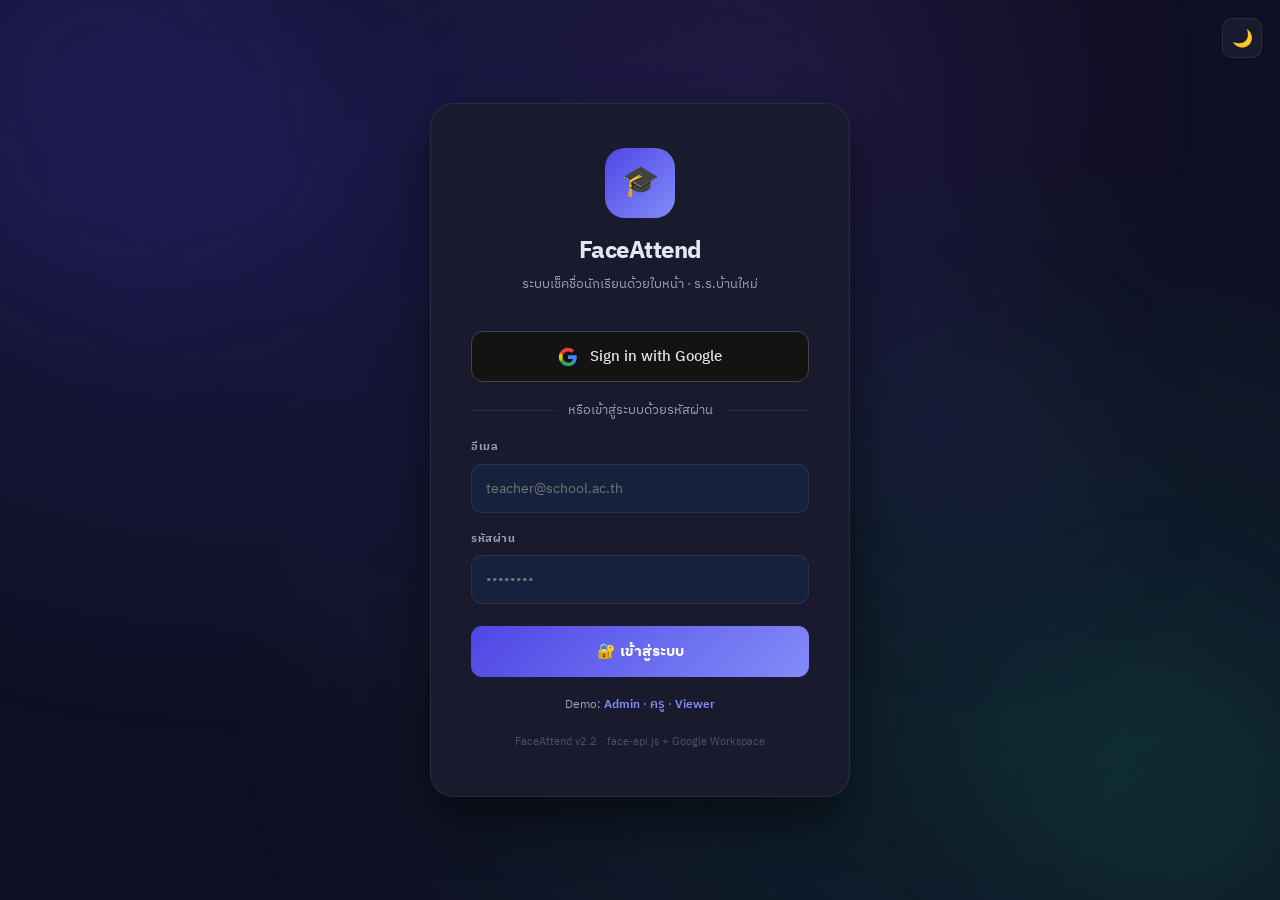
<file: index.html>
<!DOCTYPE html>
<html lang="th">
<head>
<meta charset="UTF-8">
<meta name="viewport" content="width=device-width, initial-scale=1.0">
<title>FaceAttend — เข้าสู่ระบบ</title>
<link rel="preconnect" href="https://fonts.googleapis.com">
<link href="https://fonts.googleapis.com/css2?family=IBM+Plex+Sans+Thai:wght@300;400;500;600;700&display=swap" rel="stylesheet">
<link rel="stylesheet" href="styles/main.css">

<!-- Google Identity Services (GSI) — OAuth 2.0 Library ล่าสุดของ Google -->
<script src="https://accounts.google.com/gsi/client" async defer></script>

<style>
/* ── Background ── */
.bg-mesh{position:fixed;inset:0;z-index:0;
  background:
    radial-gradient(ellipse at 20% 20%,rgba(79,70,229,.18) 0%,transparent 55%),
    radial-gradient(ellipse at 80% 80%,rgba(16,185,129,.12) 0%,transparent 55%),
    radial-gradient(ellipse at 60% 10%,rgba(139,92,246,.1) 0%,transparent 40%)}
.orb{position:fixed;border-radius:50%;filter:blur(80px);animation:floatOrb 9s ease-in-out infinite;z-index:0}
.orb1{width:420px;height:420px;background:rgba(79,70,229,.1);top:-120px;left:-100px}
.orb2{width:320px;height:320px;background:rgba(16,185,129,.08);bottom:-60px;right:-60px;animation-delay:3s}
.orb3{width:220px;height:220px;background:rgba(139,92,246,.08);top:40%;right:15%;animation-delay:1.5s}
@keyframes floatOrb{0%,100%{transform:translateY(0) scale(1)}50%{transform:translateY(-24px) scale(1.06)}}

/* ── Card ── */
.wrap{position:relative;z-index:1;width:100%;max-width:460px;padding:20px}
.card{background:var(--bg-card);border:1px solid var(--border);border-radius:24px;padding:44px 40px;box-shadow:var(--shadow);animation:slideUp .6s cubic-bezier(.16,1,.3,1)}
@keyframes slideUp{from{opacity:0;transform:translateY(40px)}to{opacity:1;transform:translateY(0)}}
@media(max-width:500px){.card{padding:32px 24px}}

/* ── Logo ── */
.logo-wrap{display:flex;flex-direction:column;align-items:center;text-align:center;margin-bottom:36px}
.logo-icon{width:70px;height:70px;background:linear-gradient(135deg,var(--primary),var(--primary-light));border-radius:20px;display:flex;align-items:center;justify-content:center;font-size:30px;margin-bottom:14px;animation:glowPulse 3s ease-in-out infinite}
@keyframes glowPulse{0%,100%{box-shadow:0 0 20px rgba(79,70,229,.4)}50%{box-shadow:0 0 44px rgba(79,70,229,.75)}}
.logo-title{font-size:24px;font-weight:700;letter-spacing:-.5px}
.logo-sub{color:var(--text-muted);font-size:13px;margin-top:4px}

/* ── Setup Banner ── */
.setup-banner{background:rgba(245,158,11,.1);border:1px solid rgba(245,158,11,.35);border-radius:12px;padding:14px 16px;margin-bottom:20px;font-size:13px;display:none}
.setup-banner.show{display:block}
.setup-banner b{color:var(--warning)}
.setup-step{display:flex;gap:8px;align-items:flex-start;margin-top:8px}
.setup-num{width:20px;height:20px;border-radius:50%;background:var(--warning);color:#000;font-size:11px;font-weight:800;display:flex;align-items:center;justify-content:center;flex-shrink:0;margin-top:1px}
.setup-text{font-size:12px;color:var(--text-muted);line-height:1.5}
.setup-text code{background:rgba(255,255,255,.08);padding:1px 5px;border-radius:4px;font-size:11px;color:var(--primary-light)}

/* ── Google Button (Official Style) ── */
.google-btn{
  width:100%;display:flex;align-items:center;justify-content:center;gap:12px;
  background:#fff;color:#3c4043;border:1px solid #dadce0;
  padding:12px 20px;border-radius:12px;font-size:15px;font-weight:500;
  font-family:inherit;cursor:pointer;transition:all .2s;
  box-shadow:0 1px 3px rgba(0,0,0,.12);
}
.google-btn:hover{background:#f8f9fa;box-shadow:0 2px 8px rgba(0,0,0,.2);transform:translateY(-1px)}
.google-btn:active{transform:translateY(0)}
.google-btn:disabled{opacity:.6;cursor:not-allowed}
[data-theme="light"] .google-btn{background:#fff}
[data-theme="dark"] .google-btn,
:not([data-theme]) .google-btn{background:#131314;color:#e3e3e3;border-color:#444}
[data-theme="dark"] .google-btn:hover,
:not([data-theme]) .google-btn:hover{background:#1e1e1f}

/* ── Form ── */
.form-group{margin-bottom:18px}
.form-label{display:block;font-size:11px;font-weight:700;margin-bottom:7px;color:var(--text-muted);text-transform:uppercase;letter-spacing:.6px}
.form-input{width:100%;background:var(--bg-card2);border:1px solid var(--border);color:var(--text);padding:12px 14px;border-radius:11px;font-size:14px;font-family:inherit;transition:all .2s;outline:none}
.form-input:focus{border-color:var(--primary);box-shadow:0 0 0 3px rgba(79,70,229,.15)}
.btn-login{width:100%;background:linear-gradient(135deg,var(--primary),var(--primary-light));color:#fff;border:none;padding:13px;border-radius:11px;font-size:15px;font-weight:700;font-family:inherit;cursor:pointer;transition:all .2s;margin-top:4px}
.btn-login:hover{transform:translateY(-1px);box-shadow:0 8px 24px rgba(79,70,229,.45)}
.divider{display:flex;align-items:center;gap:12px;margin:18px 0;color:var(--text-muted);font-size:13px}
.divider::before,.divider::after{content:'';flex:1;height:1px;background:var(--border)}
.error-box{background:rgba(239,68,68,.1);border:1px solid rgba(239,68,68,.3);color:#fca5a5;padding:11px 14px;border-radius:10px;font-size:13px;margin-bottom:14px;display:none}
.error-box.show{display:block;animation:errShake .3s ease}
@keyframes errShake{0%,100%{transform:translateX(0)}25%{transform:translateX(-5px)}75%{transform:translateX(5px)}}
.demo-hint{text-align:center;font-size:12px;color:var(--text-muted);margin-top:18px}
.demo-hint span{color:var(--primary-light);font-weight:600;cursor:pointer}
.demo-hint span:hover{text-decoration:underline}
.version-tag{text-align:center;font-size:11px;color:var(--text-muted);margin-top:20px;opacity:.4}

/* ── OAuth loading ── */
.oauth-loading{display:none;align-items:center;justify-content:center;gap:10px;padding:14px;color:var(--text-muted);font-size:13px}
.oauth-loading.show{display:flex}
</style>
</head>
<body style="display:flex;align-items:center;justify-content:center;min-height:100vh;overflow:hidden">

<div class="bg-mesh"></div>
<div class="orb orb1"></div>
<div class="orb orb2"></div>
<div class="orb orb3"></div>

<button onclick="toggleTheme()" title="เปลี่ยน Theme"
  style="position:fixed;top:18px;right:18px;z-index:100;width:40px;height:40px;border-radius:10px;background:var(--bg-card);border:1px solid var(--border);cursor:pointer;font-size:17px;display:flex;align-items:center;justify-content:center"
  id="themeBtn">🌙</button>

<div class="wrap">
  <div class="card">

    <!-- Logo -->
    <div class="logo-wrap">
      <div class="logo-icon">🎓</div>
      <div class="logo-title">FaceAttend</div>
      <div class="logo-sub">ระบบเช็คชื่อนักเรียนด้วยใบหน้า · <span id="schoolNameDisplay">โรงเรียนสาธิต</span></div>
    </div>

    <!-- Setup Guide Banner (แสดงเมื่อยังไม่ได้ตั้งค่า Client ID) -->
    <div class="setup-banner" id="setupBanner">
      <b>⚙️ ยังไม่ได้ตั้งค่า Google OAuth</b> — ปุ่ม "Sign in with Google" ยังไม่ทำงาน
      <div class="setup-step">
        <div class="setup-num">1</div>
        <div class="setup-text">ไปที่ <a href="https://console.cloud.google.com/" target="_blank" style="color:var(--primary-light)">Google Cloud Console</a> → สร้างโปรเจค</div>
      </div>
      <div class="setup-step">
        <div class="setup-num">2</div>
        <div class="setup-text">APIs &amp; Services → Credentials → <b>Create OAuth 2.0 Client ID</b> → เลือก "Web application"</div>
      </div>
      <div class="setup-step">
        <div class="setup-num">3</div>
        <div class="setup-text">Authorized JavaScript origins: ใส่ URL เว็บของคุณ เช่น <code>https://username.github.io</code></div>
      </div>
      <div class="setup-step">
        <div class="setup-num">4</div>
        <div class="setup-text">คัดลอก <b>Client ID</b> (รูปแบบ <code>xxxx.apps.googleusercontent.com</code>)</div>
      </div>
      <div class="setup-step">
        <div class="setup-num">5</div>
        <div class="setup-text">เปิดไฟล์ <code>scripts/config.js</code> แก้ไข <code>GOOGLE_CLIENT_ID: 'วาง Client ID ที่นี่'</code></div>
      </div>
    </div>

    <!-- Error box -->
    <div class="error-box" id="errorMsg">⚠️ <span id="errorText">เกิดข้อผิดพลาด</span></div>

    <!-- Google Sign-In Button (Official GSI) -->
    <button class="google-btn" id="googleBtn" onclick="startGoogleLogin()">
      <svg width="20" height="20" viewBox="0 0 24 24">
        <path fill="#4285F4" d="M22.56 12.25c0-.78-.07-1.53-.2-2.25H12v4.26h5.92c-.26 1.37-1.04 2.53-2.21 3.31v2.77h3.57c2.08-1.92 3.28-4.74 3.28-8.09z"/>
        <path fill="#34A853" d="M12 23c2.97 0 5.46-.98 7.28-2.66l-3.57-2.77c-.98.66-2.23 1.06-3.71 1.06-2.86 0-5.29-1.93-6.16-4.53H2.18v2.84C3.99 20.53 7.7 23 12 23z"/>
        <path fill="#FBBC05" d="M5.84 14.09c-.22-.66-.35-1.36-.35-2.09s.13-1.43.35-2.09V7.07H2.18C1.43 8.55 1 10.22 1 12s.43 3.45 1.18 4.93l2.85-2.22.81-.62z"/>
        <path fill="#EA4335" d="M12 5.38c1.62 0 3.06.56 4.21 1.64l3.15-3.15C17.45 2.09 14.97 1 12 1 7.7 1 3.99 3.47 2.18 7.07l3.66 2.84c.87-2.6 3.3-4.53 6.16-4.53z"/>
      </svg>
      <span id="googleBtnText">Sign in with Google</span>
    </button>

    <!-- OAuth Loading indicator -->
    <div class="oauth-loading" id="oauthLoading">
      <div class="loading-spinner"></div>
      <span>กำลังยืนยันตัวตนกับ Google...</span>
    </div>

    <div class="divider">หรือเข้าสู่ระบบด้วยรหัสผ่าน</div>

    <!-- Email / Password Login -->
    <div class="form-group">
      <label class="form-label">อีเมล</label>
      <input type="email" class="form-input" id="emailInput"
        placeholder="teacher@school.ac.th" autocomplete="email">
    </div>
    <div class="form-group">
      <label class="form-label">รหัสผ่าน</label>
      <input type="password" class="form-input" id="passwordInput"
        placeholder="••••••••" autocomplete="current-password">
    </div>
    <button class="btn-login" onclick="doEmailLogin()">
      <span id="loginBtnText">🔐 เข้าสู่ระบบ</span>
    </button>

    <div class="demo-hint">
      Demo: <span onclick="fillDemo('admin')">Admin</span> ·
            <span onclick="fillDemo('teacher')">ครู</span> ·
            <span onclick="fillDemo('viewer')">Viewer</span>
    </div>
    <div class="version-tag">FaceAttend v2.2 · face-api.js + Google Workspace</div>
  </div>
</div>

<!-- Role Debugger — แสดงเมื่อ ?debug=1 ใน URL -->
<div id="roleDebugPanel" style="display:none;position:fixed;bottom:16px;left:16px;z-index:999;background:var(--bg-card);border:1px solid var(--border-strong);border-radius:12px;padding:16px;max-width:340px;font-size:12px;box-shadow:var(--shadow)">
  <div style="font-weight:700;margin-bottom:10px;display:flex;justify-content:space-between;align-items:center">
    🔍 Role Debugger <button onclick="document.getElementById('roleDebugPanel').style.display='none'" style="background:none;border:none;cursor:pointer;color:var(--text-muted)">✕</button>
  </div>
  <div style="color:var(--text-muted);margin-bottom:8px">ROLE_MAP ที่ตั้งค่าใน config.js:</div>
  <div id="debugRoleMapList" style="font-family:monospace;font-size:11px;line-height:1.8;background:var(--bg-card2);padding:10px;border-radius:8px;max-height:160px;overflow-y:auto"></div>
  <div style="margin-top:10px;color:var(--text-muted)">วิธีใช้: ดู Gmail ของตัวเองแล้วเพิ่มใน config.js</div>
</div>

<script src="scripts/config.js"></script>
<script>
// ════════════════════════════════════════════
// Google OAuth 2.0 — Google Identity Services (GIS)
// ════════════════════════════════════════════

let googleClient = null;   // google.accounts.oauth2 client
let googleUser   = null;   // decoded JWT payload หลัง login สำเร็จ

function initGoogleOAuth() {
  const clientId = CONFIG.GOOGLE_CLIENT_ID;

  // ── ตรวจว่า Client ID ตั้งค่าแล้วหรือยัง ──
  if (!clientId || clientId.includes('YOUR_GOOGLE') || clientId === '') {
    document.getElementById('setupBanner').classList.add('show');
    document.getElementById('googleBtn').disabled = true;
    document.getElementById('googleBtnText').textContent = 'Google OAuth ยังไม่ได้ตั้งค่า';
    return;
  }

  // ── ซ่อน banner เมื่อ Client ID พร้อม ──
  document.getElementById('setupBanner').classList.remove('show');

  // ── Initialize Google Identity Services ──
  // google.accounts.id = Sign In With Google (one-tap + popup)
  if (typeof google === 'undefined' || !google.accounts) {
    console.warn('GSI library ยังโหลดไม่เสร็จ — รอสักครู่');
    setTimeout(initGoogleOAuth, 800);
    return;
  }

  google.accounts.id.initialize({
    client_id:         clientId,
    callback:          handleGoogleCredential,   // รับ JWT credential
    auto_select:       false,
    cancel_on_tap_outside: true,
    ux_mode:           'popup',                  // เปิด popup แทน redirect
    context:           'signin',
  });

  console.log('[OAuth] Google Identity Services พร้อมแล้ว ✅');
}

// ── เรียกเมื่อกดปุ่ม Sign in with Google ──
function startGoogleLogin() {
  const clientId = CONFIG.GOOGLE_CLIENT_ID;
  if (!clientId || clientId.includes('YOUR_GOOGLE')) {
    showError('กรุณาตั้งค่า GOOGLE_CLIENT_ID ใน scripts/config.js ก่อน');
    return;
  }

  setGoogleBtnLoading(true);

  // Prompt Google One-Tap / Popup
  google.accounts.id.prompt((notification) => {
    if (notification.isNotDisplayed()) {
      // One-tap ถูก block (เช่น user ปิด) → ใช้ popup แทน
      console.log('One-tap not displayed:', notification.getNotDisplayedReason());
      openGooglePopup();
    } else if (notification.isSkippedMoment()) {
      console.log('One-tap skipped:', notification.getSkippedReason());
      openGooglePopup();
    }
  });
}

// ── เปิด Google Popup แบบ manual ──
function openGooglePopup() {
  const clientId = CONFIG.GOOGLE_CLIENT_ID;
  const scope    = 'openid email profile';
  const redirectUri = window.location.origin + window.location.pathname.replace('index.html','') + 'oauth2callback.html';

  // สร้าง OAuth2 URL
  const params = new URLSearchParams({
    client_id:     clientId,
    redirect_uri:  redirectUri,
    response_type: 'token id_token',   // implicit flow — ไม่ต้องมี backend
    scope,
    nonce:         Math.random().toString(36).slice(2),
    prompt:        'select_account',
  });

  const oauthUrl = `https://accounts.google.com/o/oauth2/v2/auth?${params}`;

  // เปิด popup
  const popup = window.open(
    oauthUrl,
    'googleOAuth',
    'width=500,height=620,scrollbars=yes,resizable=yes,left=' +
    (screen.width/2 - 250) + ',top=' + (screen.height/2 - 310)
  );

  if (!popup) {
    showError('Browser บล็อก popup — กรุณาอนุญาต popup สำหรับเว็บนี้');
    setGoogleBtnLoading(false);
    return;
  }

  setOAuthLoading(true);

  // ตรวจว่า popup ส่ง token กลับมาหรือเปล่า
  const timer = setInterval(() => {
    try {
      if (popup.closed) {
        clearInterval(timer);
        setGoogleBtnLoading(false);
        setOAuthLoading(false);
      }
      // รับ postMessage จาก oauth2callback.html
    } catch(_) {}
  }, 500);

  // รับ message จาก popup (oauth2callback.html จะ postMessage กลับมา)
  window.addEventListener('message', function onMsg(e) {
    if (e.origin !== window.location.origin) return;
    if (e.data?.type === 'GOOGLE_OAUTH_SUCCESS') {
      window.removeEventListener('message', onMsg);
      clearInterval(timer);
      popup.close();
      setOAuthLoading(false);
      processGoogleToken(e.data.credential || e.data.id_token, e.data.userInfo);
    }
    if (e.data?.type === 'GOOGLE_OAUTH_ERROR') {
      window.removeEventListener('message', onMsg);
      clearInterval(timer);
      popup.close();
      setOAuthLoading(false);
      setGoogleBtnLoading(false);
      showError('Google Login ล้มเหลว: ' + e.data.error);
    }
  });
}

// ── รับ JWT Credential จาก Google One-Tap ──
function handleGoogleCredential(response) {
  setOAuthLoading(true);
  const credential = response.credential;   // JWT token
  processGoogleToken(credential, null);
}

// ── Decode JWT และ Login ──
async function processGoogleToken(jwtToken, preDecoded) {
  try {
    let payload;

    if (preDecoded) {
      payload = preDecoded;
    } else {
      // Decode JWT (ไม่ต้อง verify signature ฝั่ง client — Google verify แล้ว)
      const base64Url = jwtToken.split('.')[1];
      const base64    = base64Url.replace(/-/g, '+').replace(/_/g, '/');
      payload = JSON.parse(atob(base64));
    }

    console.log('[OAuth] Google user:', payload.email, payload.name);

    // ตรวจว่า token หมดอายุหรือยัง
    if (payload.exp && payload.exp * 1000 < Date.now()) {
      showError('Google token หมดอายุ กรุณา Login ใหม่');
      setGoogleBtnLoading(false);
      setOAuthLoading(false);
      return;
    }

    // ตรวจ email domain (optional — กรองเฉพาะ domain โรงเรียน)
    // const allowedDomain = 'school.ac.th';
    // if (!payload.email.endsWith('@' + allowedDomain)) {
    //   showError('อนุญาตเฉพาะ @' + allowedDomain + ' เท่านั้น');
    //   return;
    // }

    // สร้าง user session
    const user = {
      email:       payload.email,
      name:        payload.name || payload.email,
      picture:     payload.picture || '',
      role:        resolveRole(payload.email),   // ดู role จาก config
      loginMethod: 'google',
      googleToken: jwtToken,
    };

    sessionStorage.setItem('user', JSON.stringify(user));
    console.log('[OAuth] Login success → role:', user.role);

    // แสดง banner ถ้า email ไม่อยู่ใน ROLE_MAP (จะ redirect หลัง 5 วิ)
    if (user.role === 'viewer') {
      // ไปหน้า dashboard ก่อน แล้วค่อยแสดง warning ที่นั่น
      sessionStorage.setItem('_roleWarning', user.email);
    }

    // ★ ขอ GAS token ทันทีก่อน redirect — ป้องกัน Unauthorized ที่หน้าอื่น
    setGoogleBtnLoading(false);
    setOAuthLoading(true);
    document.getElementById('oauthLoadingText') &&
      (document.getElementById('oauthLoadingText').textContent = 'กำลังเชื่อมต่อ Google Sheet...');

    if (CONFIG._hasRealAPI) {
      try {
        const gasRes = await fetch(CONFIG.API_URL, {
          method:  'POST',
          headers: { 'Content-Type': 'text/plain' },
          body:    JSON.stringify({ action:'loginGoogle', email: user.email, googleToken: jwtToken || '' }),
          mode:    'cors',
        });
        const gasData = await gasRes.json();
        if (gasData.success && gasData.data && gasData.data.token) {
          user.gasToken = gasData.data.token;
          user.role     = gasData.data.role || user.role;  // role จาก GAS Sheet
          sessionStorage.setItem('user', JSON.stringify(user));
          console.log('[OAuth] GAS token ✅ role:', user.role);
        } else {
          console.warn('[OAuth] GAS loginGoogle:', gasData.error || 'no token');
        }
      } catch(gasErr) {
        console.warn('[OAuth] GAS token request failed (จะ retry ที่หน้า dashboard):', gasErr.message);
      }
    }

    // Redirect ไป dashboard
    window.location.href = 'dashboard.html';

  } catch (err) {
    console.error('[OAuth] processGoogleToken error:', err);
    showError('ประมวลผล Google token ไม่สำเร็จ: ' + err.message);
    setGoogleBtnLoading(false);
    setOAuthLoading(false);
  }
}

// ── กำหนด Role จาก Email ──
function resolveRole(email) {
  const roleMap = CONFIG.ROLE_MAP || {};
  const norm = (email || '').trim().toLowerCase();

  for (const [mapEmail, role] of Object.entries(roleMap)) {
    if (mapEmail.trim().toLowerCase() === norm) {
      console.log('[Role] ' + email + ' → ' + role);
      return role;
    }
  }

  console.warn('[Role] "' + email + '" ไม่พบใน ROLE_MAP → viewer');
  console.warn('[Role] ★ เพิ่ม "' + norm + '": "admin" ใน ROLE_MAP ใน config.js');
  return 'viewer';
}

// ── แสดง Banner เมื่อ email ไม่อยู่ใน ROLE_MAP ──
function showRoleWarningIfNeeded(email, role) {
  if (role !== 'viewer') return;
  // ตรวจว่า email นี้อยู่ใน ROLE_MAP จริงหรือไม่
  const roleMap = CONFIG.ROLE_MAP || {};
  const norm = email.trim().toLowerCase();
  for (const k of Object.keys(roleMap)) {
    if (k.trim().toLowerCase() === norm) return; // มีอยู่แล้ว = viewer จริง
  }
  // ไม่อยู่ใน map → แสดง banner
  const banner = document.createElement('div');
  banner.id = 'roleWarningBanner';
  banner.style.cssText = 'position:fixed;bottom:20px;left:50%;transform:translateX(-50%);z-index:9999;background:#1e1e2e;border:2px solid #f59e0b;border-radius:12px;padding:16px 20px;max-width:500px;width:92%;box-shadow:0 8px 32px rgba(0,0,0,.6);font-size:13px;font-family:IBM Plex Sans Thai,sans-serif';
  banner.innerHTML = `
    <div style="font-weight:700;color:#f59e0b;margin-bottom:8px">⚠️ Email นี้ยังไม่ได้กำหนดสิทธิ์ Admin</div>
    <div style="color:#94a3b8;margin-bottom:6px">Google Login ใช้ email นี้ (คลิกเพื่อคัดลอก):</div>
    <div onclick="navigator.clipboard.writeText('${email}').then(()=>this.style.borderColor='#10b981')" style="background:#0f0f1a;padding:10px 14px;border-radius:8px;font-family:monospace;color:#10b981;font-size:14px;margin-bottom:12px;word-break:break-all;cursor:pointer;border:1px solid #333">${email} 📋</div>
    <div style="color:#94a3b8;margin-bottom:6px">เปิด <code style="background:rgba(255,255,255,.1);padding:1px 5px;border-radius:4px">scripts/config.js</code> แล้วเพิ่มบรรทัดนี้ใน ROLE_MAP:</div>
    <div onclick="navigator.clipboard.writeText("'${email}': 'admin',")" style="background:#0f0f1a;padding:10px 14px;border-radius:8px;font-family:monospace;color:#a78bfa;font-size:12px;margin-bottom:14px;cursor:pointer;border:1px solid #333">'${email}': 'admin',  📋</div>
    <div style="display:flex;gap:8px">
      <button onclick="document.getElementById('roleWarningBanner').remove()" style="flex:1;padding:9px;background:#374151;color:#fff;border:none;border-radius:8px;cursor:pointer;font-size:13px">ปิด</button>
      <button onclick="window.location.href='index.html'" style="flex:1;padding:9px;background:#4f46e5;color:#fff;border:none;border-radius:8px;cursor:pointer;font-size:13px">Login ใหม่</button>
    </div>
  `;
  document.body.appendChild(banner);
}

// ════════════════════════════════════════════
// Email / Password Login (ผ่าน Apps Script)
// ════════════════════════════════════════════

const DEMO_ACCOUNTS = {
  admin:   { email:'admin@school.ac.th',   password:'admin1234',   role:'admin',   name:'อาจารย์เอกศักดิ์ ปรีติประสงค์' },
  teacher: { email:'teacher@school.ac.th', password:'teacher1234', role:'teacher', name:'อาจารย์สมใจ ดีงาม' },
  viewer:  { email:'viewer@school.ac.th',  password:'viewer1234',  role:'viewer',  name:'ผู้ปกครอง ทดสอบ' },
};

async function doEmailLogin() {
  const email    = document.getElementById('emailInput').value.trim();
  const password = document.getElementById('passwordInput').value;
  const btn      = document.getElementById('loginBtnText');

  if (!email || !password) { showError('กรุณากรอก Email และรหัสผ่าน'); return; }

  btn.textContent = '⏳ กำลังตรวจสอบ...';
  clearError();

  try {
    // ── ลอง Apps Script API ก่อน ──
    if (CONFIG._hasRealAPI) {
      try {
        const res = await fetch(CONFIG.API_URL, {
          method:  'POST',
          headers: { 'Content-Type': 'text/plain' },
          body:    JSON.stringify({ action:'login', email, password }),
          mode:    'cors',
        });
        const data = await res.json();
        if (data.success) {
          // ★ GAS ส่ง token กลับมาใน data.data.token — ใช้เป็น gasToken ด้วย
          const d = data.data || {};
          const u = {
            ...d,
            loginMethod: 'password',
            gasToken:    d.token || d.gasToken || '',
          };
          sessionStorage.setItem('user', JSON.stringify(u));
          window.location.href = 'dashboard.html';
          return;
        } else {
          throw new Error(data.error || 'Login failed');
        }
      } catch (apiErr) {
        console.warn('[Login] API failed:', apiErr.message, '— trying demo accounts');
      }
    }

    // ── Fallback: Demo accounts ──
    await new Promise(r => setTimeout(r, 600));  // simulate delay
    const found = Object.values(DEMO_ACCOUNTS)
      .find(a => a.email === email && a.password === password);

    if (found) {
      sessionStorage.setItem('user', JSON.stringify({ ...found, loginMethod:'password' }));
      window.location.href = 'dashboard.html';
    } else {
      showError('อีเมลหรือรหัสผ่านไม่ถูกต้อง');
    }
  } finally {
    btn.textContent = '🔐 เข้าสู่ระบบ';
  }
}

function fillDemo(role) {
  const a = DEMO_ACCOUNTS[role];
  document.getElementById('emailInput').value    = a.email;
  document.getElementById('passwordInput').value = a.password;
}

// ════════════════════════════════════════════
// UI Helpers
// ════════════════════════════════════════════

function showError(msg) {
  const box = document.getElementById('errorMsg');
  document.getElementById('errorText').textContent = msg;
  box.style.display = 'block';
  box.classList.add('show');
  setTimeout(() => { box.classList.remove('show'); }, 4000);
}

function clearError() {
  document.getElementById('errorMsg').style.display = 'none';
}

function setGoogleBtnLoading(loading) {
  const btn = document.getElementById('googleBtn');
  document.getElementById('googleBtnText').textContent = loading
    ? 'กำลังเชื่อมต่อ Google...' : 'Sign in with Google';
  btn.disabled = loading;
}

function setOAuthLoading(show) {
  document.getElementById('oauthLoading').classList.toggle('show', show);
}

function toggleTheme() {
  const root = document.documentElement;
  const isLight = root.getAttribute('data-theme') === 'light';
  if (isLight) {
    root.removeAttribute('data-theme');
    localStorage.setItem('theme','dark');
    document.getElementById('themeBtn').textContent = '🌙';
  } else {
    root.setAttribute('data-theme','light');
    localStorage.setItem('theme','light');
    document.getElementById('themeBtn').textContent = '☀️';
  }
}

// ════════════════════════════════════════════
// Init
// ════════════════════════════════════════════

document.addEventListener('DOMContentLoaded', () => {
  // Theme
  if (localStorage.getItem('theme') === 'light') {
    document.documentElement.setAttribute('data-theme','light');
    document.getElementById('themeBtn').textContent = '☀️';
  }

  // School name
  if (CONFIG.SCHOOL_SHORT) {
    document.getElementById('schoolNameDisplay').textContent = CONFIG.SCHOOL_SHORT;
  }

  // Init Google OAuth
  if (typeof google !== 'undefined' && google.accounts) {
    initGoogleOAuth();
  } else {
    window.addEventListener('load', () => setTimeout(initGoogleOAuth, 300));
  }

  // Enter key
  document.addEventListener('keypress', e => {
    if (e.key === 'Enter') doEmailLogin();
  });

  // Hash token (redirect จาก oauth2callback.html)
  const hash = window.location.hash;
  if (hash.includes('id_token=') || hash.includes('access_token=')) {
    handleHashToken(hash);
  }

  // ── Role Debugger (เปิดด้วย ?debug=1) ──
  if (window.location.search.includes('debug=1')) {
    const panel = document.getElementById('roleDebugPanel');
    panel.style.display = 'block';
    const roleMap = CONFIG.ROLE_MAP || {};
    const entries = Object.entries(roleMap);
    const listEl  = document.getElementById('debugRoleMapList');
    if (entries.length === 0) {
      listEl.innerHTML = '<span style="color:var(--danger)">⚠️ ROLE_MAP ว่างเปล่า!</span>';
    } else {
      listEl.innerHTML = entries.map(([email, role]) => {
        const colors = { admin:'#10b981', teacher:'#3b82f6', viewer:'#94a3b8' };
        return `<div><span style="color:${colors[role]||'#fff'};font-weight:700">[${role}]</span> ${email}</div>`;
      }).join('');
    }
    // แสดง email จาก session ถ้ามี
    const u = sessionStorage.getItem('user');
    if (u) {
      const user = JSON.parse(u);
      const resolvedRole = resolveRole(user.email);
      listEl.innerHTML += `<div style="margin-top:8px;padding-top:8px;border-top:1px solid var(--border)">
        <span style="color:var(--warning)">⚡ Email ล่าสุด:</span> ${user.email}<br>
        <span style="color:var(--warning)">⚡ Role ที่ได้:</span> ${resolvedRole}
      </div>`;
    }
  }
});

// Handle token ที่อาจ redirect มาใน hash (implicit flow backup)
function handleHashToken(hash) {
  const params = new URLSearchParams(hash.slice(1));
  const idToken = params.get('id_token');
  if (idToken) {
    setOAuthLoading(true);
    window.history.replaceState({}, document.title, window.location.pathname);
    processGoogleToken(idToken, null);
  }
}
</script>
</body>
</html>
</file>
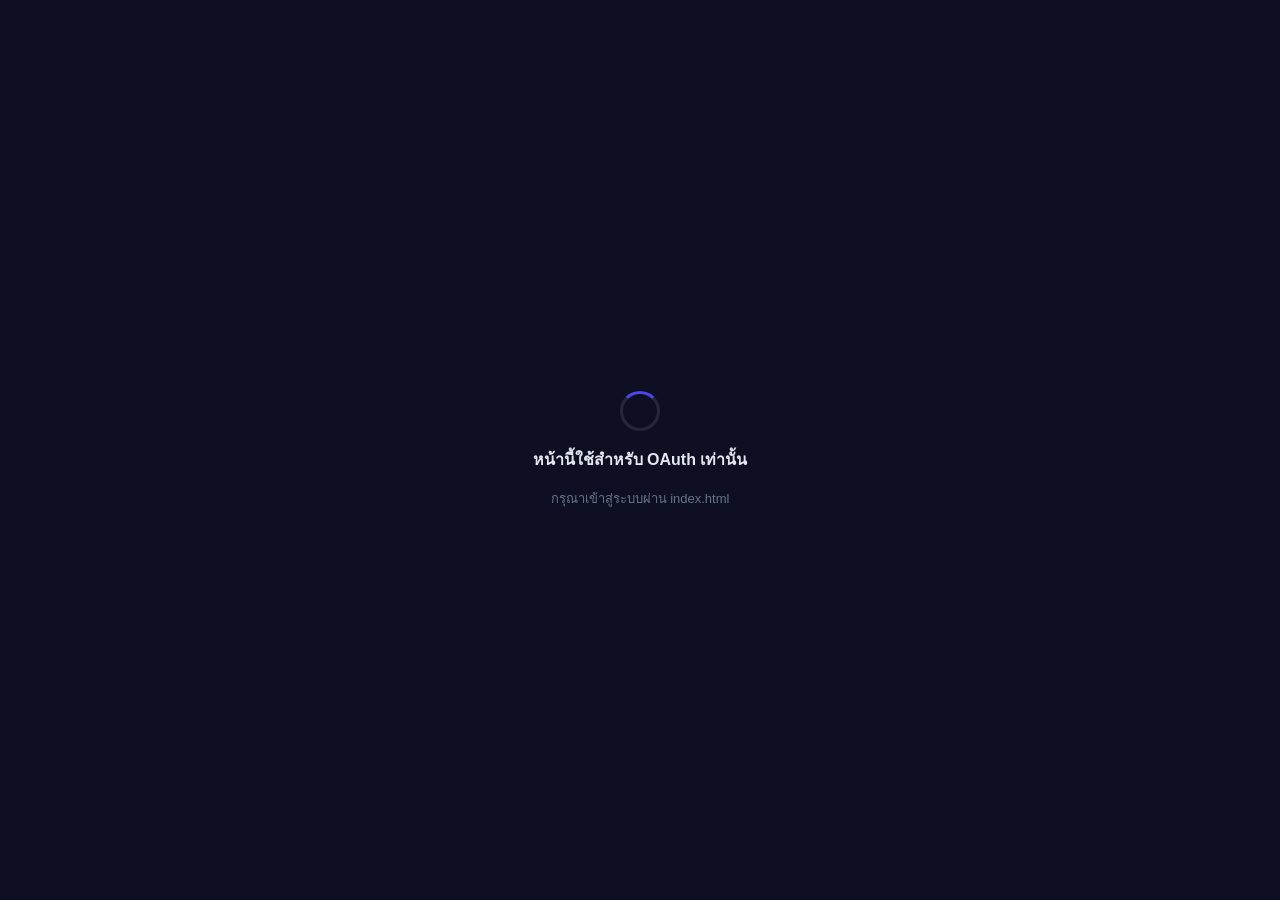
<file: Oauth2callback.html>
<!DOCTYPE html>
<html lang="th">
<head>
<meta charset="UTF-8">
<meta name="viewport" content="width=device-width, initial-scale=1.0">
<title>Google Login — กำลังดำเนินการ...</title>
<style>
  * { margin:0; padding:0; box-sizing:border-box; }
  body {
    font-family: 'Sarabun', sans-serif;
    background: #0f0f23;
    color: #e2e8f0;
    display: flex;
    align-items: center;
    justify-content: center;
    min-height: 100vh;
    flex-direction: column;
    gap: 16px;
    padding: 20px;
    text-align: center;
  }
  .spinner {
    width: 40px; height: 40px;
    border: 3px solid rgba(255,255,255,.1);
    border-top-color: #4f46e5;
    border-radius: 50%;
    animation: spin .7s linear infinite;
  }
  @keyframes spin { to { transform: rotate(360deg); } }
  .title { font-size: 16px; font-weight: 600; }
  .sub   { font-size: 13px; color: #64748b; }
  .error-box {
    background: rgba(239,68,68,.1);
    border: 1px solid rgba(239,68,68,.3);
    color: #fca5a5;
    padding: 14px 20px;
    border-radius: 10px;
    font-size: 13px;
    display: none;
    max-width: 360px;
  }
</style>
</head>
<body>
  <div class="spinner" id="spinner"></div>
  <div class="title" id="statusTitle">กำลังยืนยันตัวตน...</div>
  <div class="sub" id="statusSub">กรุณารอสักครู่</div>
  <div class="error-box" id="errorBox"></div>

<script>
// ════════════════════════════════════════════
// oauth2callback.html
// ไฟล์นี้เป็น Redirect URI สำหรับ Google OAuth popup
// Google จะ redirect มาที่นี่พร้อม token ใน URL hash
// แล้วหน้านี้จะ postMessage กลับไปที่ index.html
// ════════════════════════════════════════════

(function() {
  function setStatus(title, sub, isError) {
    document.getElementById('statusTitle').textContent = title;
    document.getElementById('statusSub').textContent   = sub;
    if (isError) {
      document.getElementById('spinner').style.display = 'none';
      document.getElementById('errorBox').style.display = 'block';
      document.getElementById('errorBox').textContent  = sub;
    }
  }

  function decodeJWT(token) {
    try {
      const base64Url = token.split('.')[1];
      const base64    = base64Url.replace(/-/g, '+').replace(/_/g, '/');
      const jsonStr   = decodeURIComponent(
        atob(base64).split('').map(c => '%' + ('00' + c.charCodeAt(0).toString(16)).slice(-2)).join('')
      );
      return JSON.parse(jsonStr);
    } catch(e) {
      return null;
    }
  }

  // ── อ่าน token จาก URL hash ─────────────────
  // Google จะ redirect มาในรูปแบบ:
  // oauth2callback.html#access_token=...&id_token=...&token_type=Bearer
  const hash   = window.location.hash.slice(1);
  const params = new URLSearchParams(hash);

  const idToken     = params.get('id_token');
  const accessToken = params.get('access_token');
  const error       = params.get('error');

  if (error) {
    setStatus('Login ล้มเหลว', error, true);
    if (window.opener) {
      window.opener.postMessage({ type:'GOOGLE_OAUTH_ERROR', error }, window.location.origin);
    }
    setTimeout(() => window.close(), 3000);
    return;
  }

  if (idToken) {
    setStatus('ได้รับข้อมูลแล้ว...', 'กำลังตรวจสอบ');

    const payload = decodeJWT(idToken);
    if (!payload) {
      setStatus('เกิดข้อผิดพลาด', 'ไม่สามารถถอดรหัส token ได้', true);
      return;
    }

    setStatus('ยืนยันสำเร็จ!', `ยินดีต้อนรับ ${payload.name || payload.email}`);

    // ส่งกลับไปที่ opener (index.html)
    if (window.opener) {
      window.opener.postMessage({
        type:       'GOOGLE_OAUTH_SUCCESS',
        id_token:   idToken,
        credential: idToken,
        userInfo:   payload,
      }, window.location.origin);
    }

    setTimeout(() => window.close(), 1200);
    return;
  }

  if (accessToken) {
    // กรณีได้แค่ access_token → ดึง userinfo จาก Google API
    setStatus('ดึงข้อมูลผู้ใช้...', 'กำลังติดต่อ Google');

    fetch('https://www.googleapis.com/oauth2/v3/userinfo', {
      headers: { 'Authorization': 'Bearer ' + accessToken }
    })
    .then(r => r.json())
    .then(userInfo => {
      setStatus('ยืนยันสำเร็จ!', `ยินดีต้อนรับ ${userInfo.name || userInfo.email}`);
      if (window.opener) {
        window.opener.postMessage({
          type:     'GOOGLE_OAUTH_SUCCESS',
          userInfo,
          credential: null,
        }, window.location.origin);
      }
      setTimeout(() => window.close(), 1200);
    })
    .catch(err => {
      setStatus('ดึงข้อมูลไม่สำเร็จ', err.message, true);
      if (window.opener) {
        window.opener.postMessage({ type:'GOOGLE_OAUTH_ERROR', error: err.message }, window.location.origin);
      }
    });
    return;
  }

  // ไม่มี token เลย — อาจเป็นการโหลดตรง
  if (!hash || hash.length < 10) {
    setStatus('หน้านี้ใช้สำหรับ OAuth เท่านั้น', 'กรุณาเข้าสู่ระบบผ่าน index.html');
    setTimeout(() => {
      window.location.href = 'index.html';
    }, 2000);
  }

})();
</script>
</body>
</html>
</file>
<file: styles/main.css>
/* ============================================
   FaceAttend — Main Stylesheet v2.4
   เพิ่ม: .dashboard-grid .span-*, .progress-bar,
          .stats-grid, missing utilities
   ============================================ */

:root {
  --primary:       #4f46e5;
  --primary-dark:  #3730a3;
  --primary-light: #818cf8;
  --primary-bg:    rgba(79,70,229,0.1);
  --accent:        #10b981;
  --accent-dark:   #059669;
  --danger:        #ef4444;
  --warning:       #f59e0b;
  --info:          #3b82f6;

  --bg:          #0f0f23;
  --bg-card:     #1a1a2e;
  --bg-card2:    #16213e;
  --bg-hover:    rgba(255,255,255,0.05);
  --text:        #e2e8f0;
  --text-muted:  #94a3b8;
  --border:      rgba(255,255,255,0.08);
  --border-strong: rgba(255,255,255,0.15);
  --shadow:      0 25px 50px rgba(0,0,0,0.5);
  --shadow-sm:   0 4px 16px rgba(0,0,0,0.3);
  --glow:        0 0 40px rgba(79,70,229,0.3);
  --radius:      14px;
  --radius-sm:   10px;
  --radius-lg:   20px;

  --sidebar-w:   260px;
  --topbar-h:    68px;
  --transition:  0.25s cubic-bezier(0.4, 0, 0.2, 1);
}

[data-theme="light"] {
  --bg:          #f1f5f9;
  --bg-card:     #ffffff;
  --bg-card2:    #f8fafc;
  --bg-hover:    rgba(0,0,0,0.04);
  --text:        #1e293b;
  --text-muted:  #64748b;
  --border:      rgba(0,0,0,0.08);
  --border-strong: rgba(0,0,0,0.15);
  --shadow:      0 10px 40px rgba(0,0,0,0.12);
  --shadow-sm:   0 2px 8px rgba(0,0,0,0.08);
  --glow:        0 0 30px rgba(79,70,229,0.15);
}

* { margin:0; padding:0; box-sizing:border-box; }
html { scroll-behavior: smooth; }

body {
  font-family: 'IBM Plex Sans Thai', 'Sarabun', -apple-system, sans-serif;
  background: var(--bg);
  color: var(--text);
  font-size: 15px;
  line-height: 1.6;
  transition: background var(--transition), color var(--transition);
  -webkit-font-smoothing: antialiased;
}

/* ─── Layout ─────────────────────────────── */
.app-layout  { display: flex; min-height: 100vh; }

.main-content {
  flex: 1;
  margin-left: var(--sidebar-w);
  padding-top: var(--topbar-h);
  transition: margin-left var(--transition);
  min-width: 0;
}

.page-content { padding: 28px 32px; max-width: 1400px; }

/* ─── Sidebar ─────────────────────────────── */
.sidebar {
  width: var(--sidebar-w);
  background: var(--bg-card);
  border-right: 1px solid var(--border);
  position: fixed;
  top: 0; left: 0; bottom: 0;
  z-index: 200;
  display: flex;
  flex-direction: column;
  transition: transform var(--transition);
  overflow: hidden;
}

.sidebar-brand {
  padding: 22px 20px;
  border-bottom: 1px solid var(--border);
  display: flex;
  align-items: center;
  gap: 12px;
}

.brand-icon {
  width: 40px; height: 40px;
  background: linear-gradient(135deg, var(--primary), var(--primary-light));
  border-radius: 12px;
  display: flex; align-items: center; justify-content: center;
  font-size: 18px;
  flex-shrink: 0;
  box-shadow: 0 4px 12px rgba(79,70,229,0.4);
}

.brand-name    { font-size: 16px; font-weight: 700; letter-spacing: -0.3px; }
.brand-tagline { font-size: 11px; color: var(--text-muted); }

.sidebar-nav {
  flex: 1;
  padding: 16px 12px;
  overflow-y: auto;
}

.nav-section-label {
  font-size: 10px;
  font-weight: 700;
  text-transform: uppercase;
  letter-spacing: 1px;
  color: var(--text-muted);
  padding: 8px 10px 6px;
  margin-top: 8px;
}

.nav-item {
  display: flex;
  align-items: center;
  gap: 10px;
  padding: 10px 12px;
  border-radius: var(--radius-sm);
  cursor: pointer;
  transition: all 0.2s;
  text-decoration: none;
  color: var(--text-muted);
  font-size: 14px;
  font-weight: 500;
  margin-bottom: 2px;
}

.nav-item:hover { background: var(--bg-hover); color: var(--text); }
.nav-item.active { background: var(--primary-bg); color: var(--primary-light); }
.nav-item .nav-icon { font-size: 18px; width: 20px; text-align: center; flex-shrink: 0; }

.sidebar-footer { padding: 16px; border-top: 1px solid var(--border); }

.user-profile {
  display: flex;
  align-items: center;
  gap: 10px;
  padding: 10px;
  border-radius: var(--radius-sm);
  cursor: pointer;
  transition: background 0.2s;
}
.user-profile:hover { background: var(--bg-hover); }

.user-avatar {
  width: 36px; height: 36px;
  background: linear-gradient(135deg, var(--primary), var(--accent));
  border-radius: 50%;
  display: flex; align-items: center; justify-content: center;
  font-size: 14px; font-weight: 700; color: white;
  flex-shrink: 0;
}

.user-name { font-size: 13px; font-weight: 600; }
.user-role { font-size: 11px; color: var(--text-muted); }

/* ─── Topbar ─────────────────────────────── */
.topbar {
  position: fixed;
  top: 0; left: var(--sidebar-w); right: 0;
  height: var(--topbar-h);
  background: var(--bg-card);
  border-bottom: 1px solid var(--border);
  z-index: 100;
  display: flex;
  align-items: center;
  padding: 0 32px;
  gap: 16px;
  transition: left var(--transition);
}

.topbar-title { font-size: 18px; font-weight: 700; }
.topbar-meta  { font-size: 13px; color: var(--text-muted); }

/* ─── Buttons ─────────────────────────────── */
.btn {
  display: inline-flex;
  align-items: center;
  gap: 7px;
  padding: 9px 18px;
  border-radius: var(--radius-sm);
  border: none;
  cursor: pointer;
  font-family: inherit;
  font-size: 14px;
  font-weight: 600;
  transition: all 0.2s;
  text-decoration: none;
  white-space: nowrap;
}

.btn:disabled { opacity: .45; cursor: not-allowed; }

.btn-primary {
  background: linear-gradient(135deg, var(--primary), var(--primary-light));
  color: white;
}
.btn-primary:hover:not(:disabled) {
  transform: translateY(-1px);
  box-shadow: 0 8px 20px rgba(79,70,229,0.4);
}

.btn-accent  { background: var(--accent); color: white; }
.btn-accent:hover:not(:disabled) { background: var(--accent-dark); transform: translateY(-1px); }

.btn-danger  { background: var(--danger); color: white; }
.btn-danger:hover:not(:disabled) { opacity: .9; }

.btn-ghost {
  background: transparent;
  color: var(--text-muted);
  border: 1px solid var(--border);
}
.btn-ghost:hover:not(:disabled) { background: var(--bg-hover); color: var(--text); }

.btn-icon {
  width: 38px; height: 38px;
  padding: 0;
  display: inline-flex; align-items: center; justify-content: center;
  border-radius: var(--radius-sm);
  background: var(--bg-card2);
  border: 1px solid var(--border);
  cursor: pointer;
  color: var(--text-muted);
  font-size: 16px;
  transition: all 0.2s;
}
.btn-icon:hover { background: var(--bg-hover); color: var(--text); }

.theme-toggle {
  width: 38px; height: 38px;
  display: inline-flex; align-items: center; justify-content: center;
  background: var(--bg-card2);
  border: 1px solid var(--border);
  border-radius: var(--radius-sm);
  cursor: pointer;
  font-size: 17px;
  transition: all 0.2s;
}
.theme-toggle:hover { transform: scale(1.1); }

/* ─── Cards ─────────────────────────────── */
.card {
  background: var(--bg-card);
  border: 1px solid var(--border);
  border-radius: var(--radius);
  padding: 24px;
  box-shadow: var(--shadow-sm);
}

.card-header {
  display: flex;
  align-items: center;
  justify-content: space-between;
  margin-bottom: 20px;
  flex-wrap: wrap;
  gap: 10px;
}

.card-title    { font-size: 16px; font-weight: 700; }
.card-subtitle { font-size: 13px; color: var(--text-muted); margin-top: 2px; }

/* ─── Stat Cards ─────────────────────────── */
.stats-grid {
  display: grid;
  grid-template-columns: repeat(auto-fit, minmax(180px, 1fr));
  gap: 16px;
  margin-bottom: 24px;
}

.stat-card {
  background: var(--bg-card);
  border: 1px solid var(--border);
  border-radius: var(--radius);
  padding: 20px;
  position: relative;
  overflow: hidden;
  transition: transform 0.2s, box-shadow 0.2s;
}
.stat-card:hover { transform: translateY(-2px); box-shadow: var(--shadow); }
.stat-card::before {
  content: '';
  position: absolute;
  top: 0; left: 0; right: 0;
  height: 3px;
  background: linear-gradient(90deg, var(--primary), var(--accent));
}

.stat-icon  { font-size: 22px; margin-bottom: 12px; opacity: .9; }
.stat-value { font-size: 30px; font-weight: 800; line-height: 1; letter-spacing: -1px; }
.stat-label { font-size: 13px; color: var(--text-muted); margin-top: 4px; }

/* ─── Dashboard Grid ─────────────────────── */
.dashboard-grid {
  display: grid;
  grid-template-columns: 1fr 1fr 1fr;
  gap: 20px;
  margin-top: 20px;
}
.dashboard-grid .span-2 { grid-column: span 2; }
.dashboard-grid .span-3 { grid-column: span 3; }

@media (max-width: 1100px) {
  .dashboard-grid { grid-template-columns: 1fr 1fr; }
  .dashboard-grid .span-3 { grid-column: span 2; }
}
@media (max-width: 700px) {
  .dashboard-grid { grid-template-columns: 1fr; }
  .dashboard-grid .span-2,
  .dashboard-grid .span-3 { grid-column: span 1; }
}

/* ─── Tables ─────────────────────────────── */
.table-wrap { overflow-x: auto; border-radius: var(--radius); }

table { width: 100%; border-collapse: collapse; }

thead th {
  padding: 12px 16px;
  text-align: left;
  font-size: 11px;
  font-weight: 700;
  text-transform: uppercase;
  letter-spacing: 0.7px;
  color: var(--text-muted);
  border-bottom: 1px solid var(--border);
  white-space: nowrap;
}

tbody td {
  padding: 13px 16px;
  font-size: 14px;
  border-bottom: 1px solid var(--border);
  vertical-align: middle;
}

tbody tr:last-child td { border-bottom: none; }
tbody tr:hover         { background: var(--bg-hover); }

/* ─── Badges ─────────────────────────────── */
.badge {
  display: inline-flex;
  align-items: center;
  gap: 5px;
  padding: 4px 10px;
  border-radius: 20px;
  font-size: 12px;
  font-weight: 600;
  white-space: nowrap;
}

.badge-green  { background: rgba(16,185,129,0.15);  color: #34d399; }
.badge-red    { background: rgba(239,68,68,0.15);    color: #f87171; }
.badge-yellow { background: rgba(245,158,11,0.15);   color: #fbbf24; }
.badge-blue   { background: rgba(59,130,246,0.15);   color: #60a5fa; }
.badge-purple { background: rgba(139,92,246,0.15);   color: #a78bfa; }
.badge-gray   { background: rgba(148,163,184,0.15);  color: #94a3b8; }

/* ─── Forms ──────────────────────────────── */
.form-group    { margin-bottom: 18px; }

.form-label {
  display: block;
  font-size: 12px;
  font-weight: 600;
  margin-bottom: 7px;
  color: var(--text-muted);
  text-transform: uppercase;
  letter-spacing: 0.5px;
}

.form-input, .form-select, .form-textarea {
  width: 100%;
  background: var(--bg-card2);
  border: 1px solid var(--border);
  color: var(--text);
  padding: 11px 14px;
  border-radius: var(--radius-sm);
  font-size: 14px;
  font-family: inherit;
  transition: all 0.2s;
  outline: none;
}

.form-input:focus, .form-select:focus, .form-textarea:focus {
  border-color: var(--primary);
  box-shadow: 0 0 0 3px rgba(79,70,229,0.15);
}

.form-select option { background: var(--bg-card); }
.form-textarea { resize: vertical; min-height: 80px; }

.form-grid   { display: grid; grid-template-columns: repeat(2, 1fr); gap: 16px; }
.form-grid-3 { display: grid; grid-template-columns: repeat(3, 1fr); gap: 16px; }

/* ─── Modal ──────────────────────────────── */
.modal-overlay {
  position: fixed; inset: 0; z-index: 1000;
  background: rgba(0,0,0,0.7);
  backdrop-filter: blur(4px);
  display: flex; align-items: center; justify-content: center;
  padding: 20px;
  animation: fadeIn 0.2s ease;
}

@keyframes fadeIn { from { opacity: 0; } to { opacity: 1; } }

.modal {
  background: var(--bg-card);
  border: 1px solid var(--border-strong);
  border-radius: var(--radius-lg);
  padding: 32px;
  max-width: 600px;
  width: 100%;
  max-height: 90vh;
  overflow-y: auto;
  box-shadow: 0 40px 80px rgba(0,0,0,0.5);
  animation: slideUp 0.3s cubic-bezier(0.16, 1, 0.3, 1);
}

@keyframes slideUp {
  from { transform: translateY(40px); opacity: 0; }
  to   { transform: translateY(0);    opacity: 1; }
}

.modal-header {
  display: flex;
  justify-content: space-between;
  align-items: center;
  margin-bottom: 24px;
}

.modal-title  { font-size: 20px; font-weight: 700; }
.modal-close  {
  background: none; border: none;
  cursor: pointer; font-size: 20px;
  color: var(--text-muted); padding: 4px;
  transition: color 0.2s;
}
.modal-close:hover { color: var(--text); }

.modal-actions {
  display: flex;
  justify-content: flex-end;
  gap: 10px;
  margin-top: 24px;
  padding-top: 20px;
  border-top: 1px solid var(--border);
}

/* ─── Toast ──────────────────────────────── */
#toast-container {
  position: fixed;
  bottom: 24px; right: 24px;
  z-index: 9999;
  display: flex;
  flex-direction: column;
  gap: 10px;
  pointer-events: none;
}

.toast {
  display: flex;
  align-items: center;
  gap: 12px;
  padding: 14px 18px;
  background: var(--bg-card);
  border: 1px solid var(--border-strong);
  border-radius: var(--radius);
  box-shadow: var(--shadow);
  min-width: 280px;
  max-width: 380px;
  pointer-events: all;
  animation: toastIn 0.4s cubic-bezier(0.16, 1, 0.3, 1);
  position: relative;
  overflow: hidden;
}

.toast::before {
  content: '';
  position: absolute;
  left: 0; top: 0; bottom: 0;
  width: 4px;
  background: var(--toast-color, var(--primary));
}

@keyframes toastIn {
  from { opacity: 0; transform: translateX(100px) scale(0.9); }
  to   { opacity: 1; transform: translateX(0) scale(1); }
}

.toast.removing { animation: toastOut 0.3s ease forwards; }

@keyframes toastOut {
  to { opacity: 0; transform: translateX(100px); height: 0; padding: 0; margin: 0; }
}

.toast-icon  { font-size: 20px; flex-shrink: 0; }
.toast-body  { flex: 1; min-width: 0; }
.toast-title { font-weight: 700; font-size: 14px; }
.toast-msg   { font-size: 13px; color: var(--text-muted); margin-top: 2px; }

/* ─── Progress / Loading ─────────────────── */
.progress-bar {
  height: 6px;
  background: var(--border);
  border-radius: 3px;
  overflow: hidden;
  flex: 1;
}

.progress-fill {
  height: 100%;
  background: linear-gradient(90deg, var(--primary), var(--accent));
  border-radius: 3px;
  transition: width 0.5s ease;
}

.loading-spinner {
  width: 20px; height: 20px;
  border: 2px solid var(--border);
  border-top-color: var(--primary);
  border-radius: 50%;
  animation: spin 0.7s linear infinite;
  display: inline-block;
}

@keyframes spin { to { transform: rotate(360deg); } }

.skeleton {
  background: linear-gradient(90deg, var(--bg-card2) 25%, var(--bg-hover) 50%, var(--bg-card2) 75%);
  background-size: 200% 100%;
  animation: shimmer 1.5s infinite;
  border-radius: var(--radius-sm);
}

@keyframes shimmer {
  0%   { background-position: 200% 0; }
  100% { background-position: -200% 0; }
}

/* ─── Avatar ─────────────────────────────── */
.avatar {
  width: 38px; height: 38px;
  border-radius: 50%;
  object-fit: cover;
  border: 2px solid var(--border-strong);
}

.avatar-initials {
  display: flex; align-items: center; justify-content: center;
  background: linear-gradient(135deg, var(--primary), var(--accent));
  color: white;
  font-weight: 700;
  font-size: 14px;
  border-radius: 50%;
}

/* ─── Search Bar ─────────────────────────── */
.search-bar          { position: relative; max-width: 320px; }
.search-bar input    { padding-left: 36px; }
.search-bar .search-icon {
  position: absolute;
  left: 12px; top: 50%;
  transform: translateY(-50%);
  color: var(--text-muted);
  font-size: 15px;
}

/* ─── Responsive ─────────────────────────── */
@media (max-width: 768px) {
  .sidebar { transform: translateX(-100%); }
  .sidebar.open { transform: translateX(0); }

  .main-content, .topbar { margin-left: 0; left: 0; }

  .page-content { padding: 16px; }

  .stats-grid { grid-template-columns: repeat(2, 1fr); }

  .form-grid, .form-grid-3 { grid-template-columns: 1fr; }

  .modal { padding: 20px; }
}

/* ─── Utility Classes ────────────────────── */
.flex          { display: flex; }
.flex-center   { display: flex; align-items: center; justify-content: center; }
.items-center  { align-items: center; }
.justify-between { justify-content: space-between; }
.gap-8         { gap: 8px; }
.gap-12        { gap: 12px; }
.gap-16        { gap: 16px; }
.mt-8          { margin-top: 8px; }
.mt-16         { margin-top: 16px; }
.mt-24         { margin-top: 24px; }
.mb-16         { margin-bottom: 16px; }
.mb-24         { margin-bottom: 24px; }
.text-muted    { color: var(--text-muted); }
.text-sm       { font-size: 13px; }
.text-xs       { font-size: 12px; }
.font-bold     { font-weight: 700; }
.w-full        { width: 100%; }
.truncate      { overflow: hidden; text-overflow: ellipsis; white-space: nowrap; }
.hidden        { display: none !important; }
.grid-2        { display: grid; grid-template-columns: repeat(2, 1fr); gap: 16px; }
.grid-3        { display: grid; grid-template-columns: repeat(3, 1fr); gap: 16px; }
.rounded       { border-radius: var(--radius); }
.divider-h     { height: 1px; background: var(--border); margin: 20px 0; }
</file>
